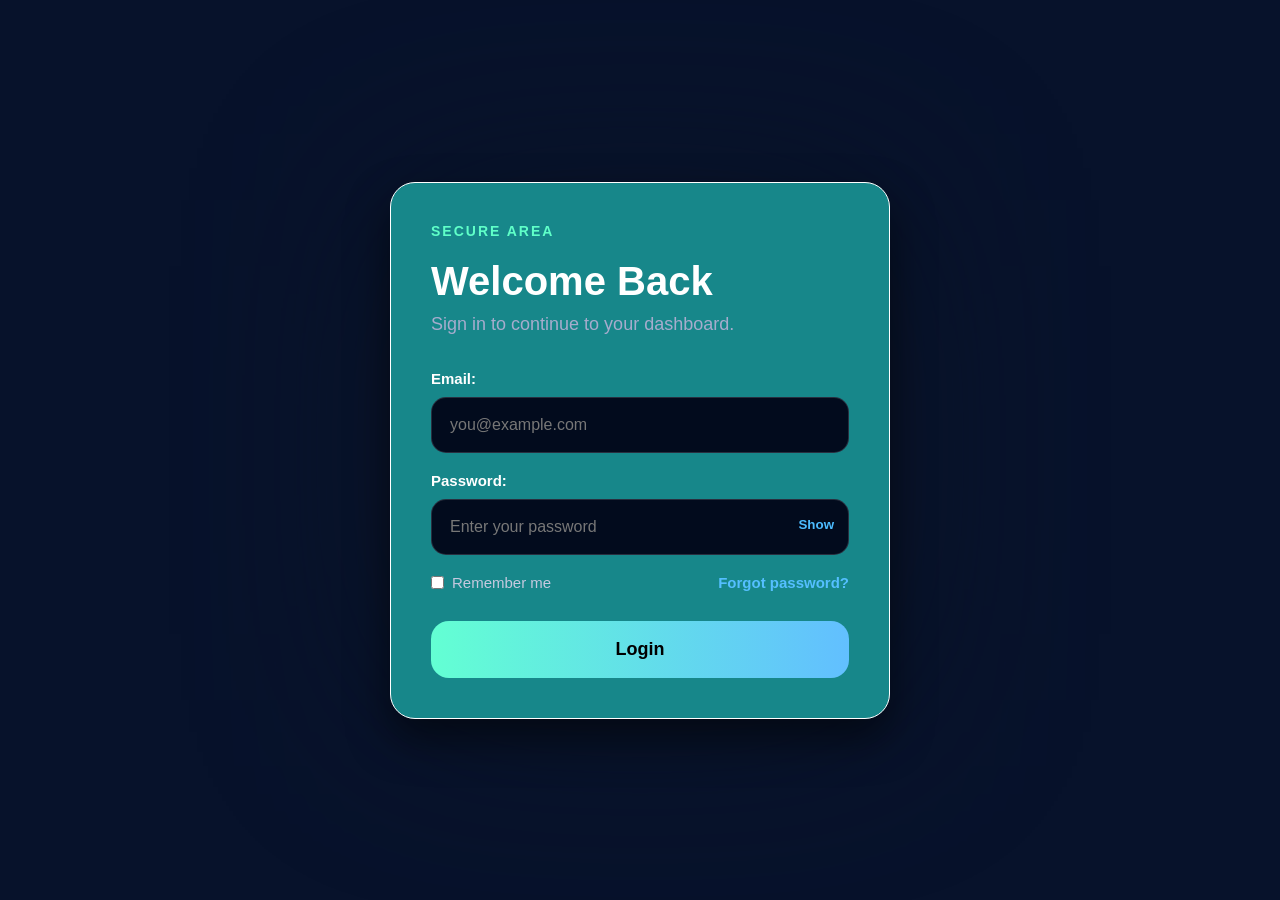
<file: index.html>
<!DOCTYPE html>
<html lang="en">
<head>
    <meta charset="UTF-8">
    <meta name="viewport" content="width=device-width, initial-scale=1.0">
    <link rel="stylesheet" href="style.css">
    <title>login</title>
</head>
<body>
    <div class="letter-box">
    <div class="small-title">SECURE AREA</div>

    <h1>Welcome Back</h1>

    <p class="subtitle">
      Sign in to continue to your dashboard.
    </p>

    <div class="input-group">
      <label>Email:</label>

      <div class="input-box">
        <input id="email" type="email" placeholder="you@example.com">
      </div>
    </div>

    <div class="input-group">
      <label>Password:</label>

      <div class="input-box">
        <input id="password" type="password" placeholder="Enter your password">
        <button class="show-btn">Show</button>
      </div>
    </div>

    <div class="options">
      <label class="remember">
        <input type="checkbox">
        Remember me
      </label>

      <a href="#" class="forgot">
        Forgot password?
      </a>
    </div>

    <button class="login-btn">
      Login
    </button>
  </div>
  <script src="script.js"></script>
</body>
</html>
</file>
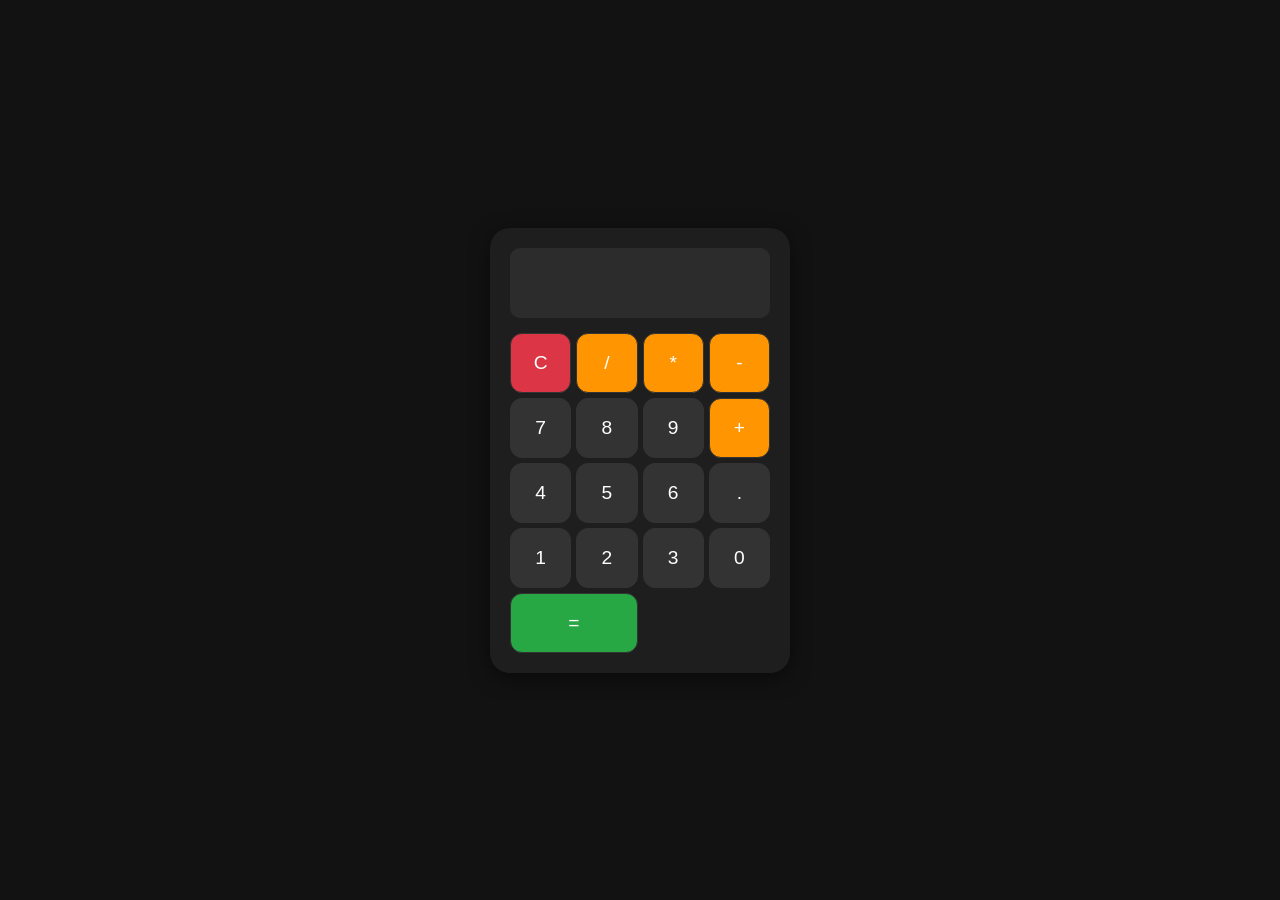
<file: CALCULATOR/index.html>
<!DOCTYPE html>
<html lang="en">
<head>
  <meta charset="UTF-8" />
  <meta name="viewport" content="width=device-width, initial-scale=1.0"/>
  <title>Calculator</title>
  <link rel="stylesheet" href="style.css" />
</head>

<body>

  <div class="calculator">
    <input type="text" class="display" id="display" readonly>

    <div class="buttons">
      <button class="clear" onclick="clearDisplay()">C</button>
      <button class="operator" onclick="appendValue('/')">/</button>
      <button class="operator" onclick="appendValue('*')">*</button>
      <button class="operator" onclick="appendValue('-')">-</button>

      <button class="number" onclick="appendValue('7')">7</button>
      <button class="number" onclick="appendValue('8')">8</button>
      <button class="number" onclick="appendValue('9')">9</button>
      <button class="operator" onclick="appendValue('+')">+</button>

      <button class="number" onclick="appendValue('4')">4</button>
      <button class="number" onclick="appendValue('5')">5</button>
      <button class="number" onclick="appendValue('6')">6</button>
      <button class="number" onclick="appendValue('.')">.</button>

      <button class="number" onclick="appendValue('1')">1</button>
      <button class="number" onclick="appendValue('2')">2</button>
      <button class="number" onclick="appendValue('3')">3</button>
      <button class="number" onclick="appendValue('0')">0</button>

      <button class="equal" onclick="calculate()">=</button>
      
    </div>
  </div>
  <script src="script.js"></script>
</body>
</html>
</file>
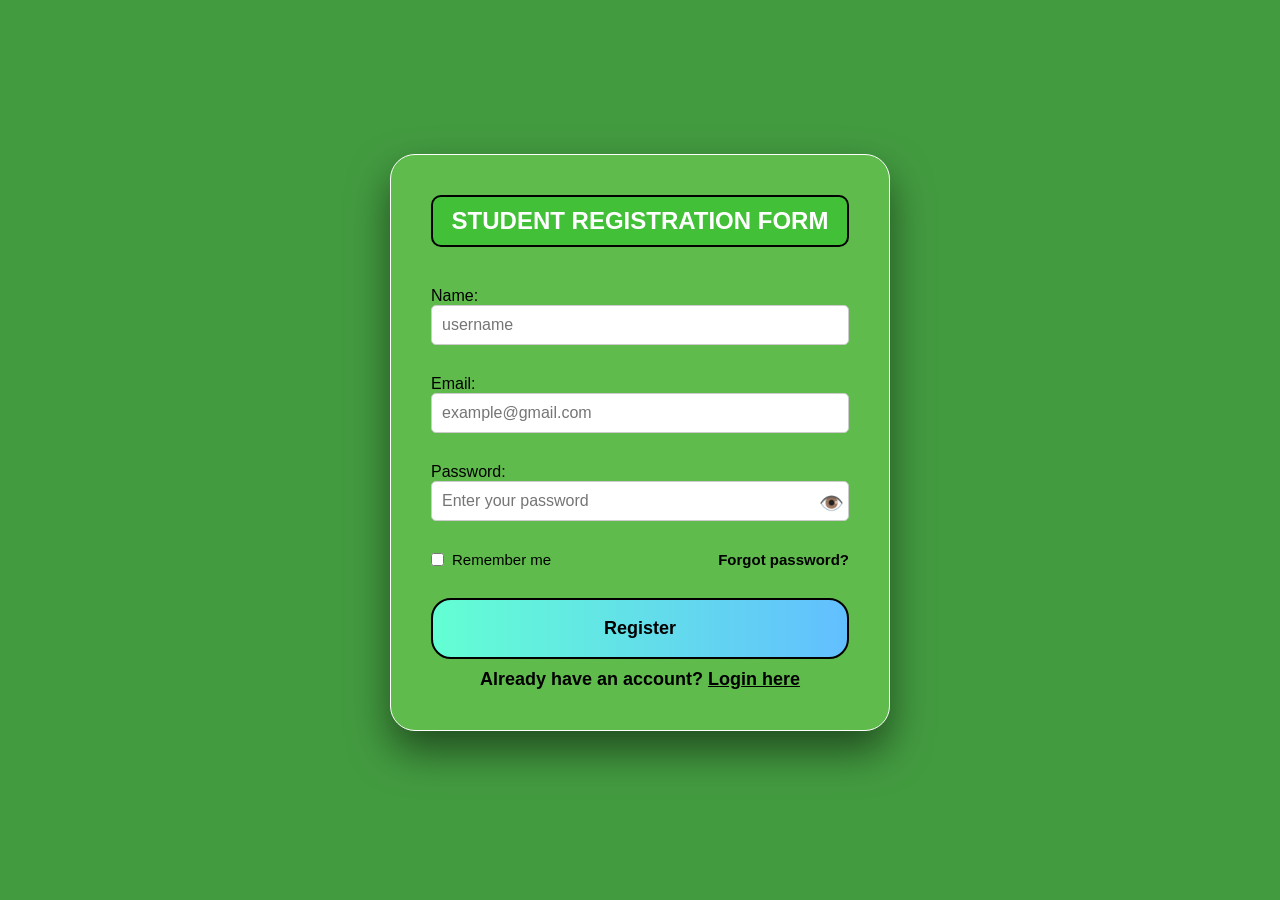
<file: REGISTER/index.html>
<!DOCTYPE html>
<html lang="en">
<head>
    <meta charset="UTF-8">
    <meta name="viewport" content="width=device-width, initial-scale=1.0">
    <title>Register Form</title>
    <link rel="stylesheet" href="style.css">
</head>
<body>
        <div class="form-box">
            <h2>STUDENT REGISTRATION FORM</h2>
            <div class="Name">
                <label for="name">Name:</label>
                <input type="text" id="name" placeholder="username">
            </div>
            <div class="Email">
                <label for="email">Email:</label>
                <input type="email" id="email" placeholder="example@gmail.com">
            </div>
            <div class="Password">
                <label for="password">Password:</label>
                <input type="password" id="password" placeholder="Enter your password">
                <span class="toggle-password">        👁️    </span>
            </div>
           
            <div class="options">
                <label class="remember">
                    <input type="checkbox">
                     Remember me
                </label>

                <a href="#" class="forgot">
                    Forgot password?
                </a>
            </div>

            <button class="login-btn">Register</button>
            
            <button class="new-btn">
                Already have an account? <a href="#">Login here</a>
            </button>

        </div>
    
        <script src="script.js"></script>
</body>
</html>
</file>
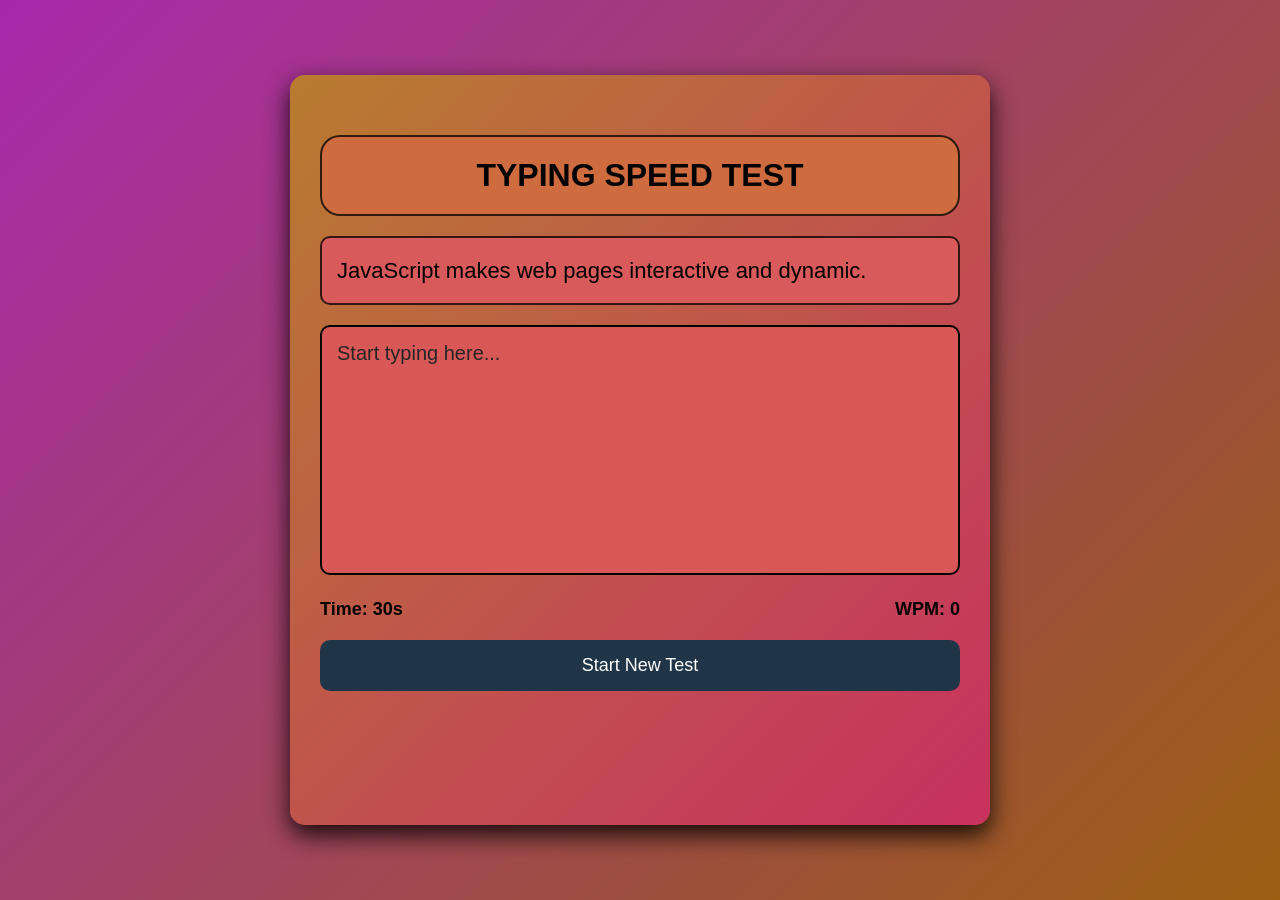
<file: TYPINGMASTER/index.html>
<!DOCTYPE html>
<html lang="en">
<head>
    <meta charset="UTF-8">
    <meta name="viewport" content="width=device-width, initial-scale=1.0">
    <title>Typing Speed Test</title>
    <link rel="stylesheet" href="style.css">
</head>
<body>
     <div class="container">
        <h1>TYPING SPEED TEST</h1>

    <div class="quote" id="quote">
      Loading quote...
    </div>

    <textarea id="input" placeholder="Start typing here..."></textarea>

    <div class="info">
      <span>Time: <span id="time">60</span>s</span>
      <span>WPM: <span id="wpm">0</span></span>
    </div>

    <button onclick="startTest()">Start New Test</button>

    <div class="result" id="result"></div>
  </div>

    <script src="script.js"></script>

</body>
</html>
</file>
<file: style.css>
*{
      margin:0;
      padding:0;
      box-sizing:border-box;
      font-family: Arial;
    }

    body{
      height:100vh;
      display:flex;
      justify-content:center;
      align-items:center;
      background:#07122b;
      overflow:hidden;
    }
    
    body::before{
      content:'';
      position:absolute;
      width:500px;
      height:500px;
      background:radial-gradient(circle,#101927,#0a101d);
      filter:blur(100px);
      opacity:0.5;
    }

    .letter-box{
      position:relative;
      width:420px;
      padding:40px;
      border-radius:25px;
      background:rgba(27, 156, 156, 0.85);
      border:1px solid rgb(255, 255, 255);
      box-shadow:0 20px 40px rgba(0,0,0,0.5);
      color:white;
      height: fit-content;
      width: 500px;
    }

    .small-title{
      color:#5fffc8;
      font-size:14px;
      letter-spacing:2px;
      font-weight:bold;
      margin-bottom:20px;
    }

    h1{
      font-size: 40px;
      margin-bottom:10px;
      font-weight:700;
      color: #ffffff;
      ;
    }

    .subtitle{
      color:#a6accd;
      margin-bottom:35px;
      font-size:18px;
    }

    .input-group{
      margin-bottom:25px;
    }

    .input-group label{
      display:block;
      margin-bottom:10px;
      font-size:15px;
      font-weight:600;
    }

    .input-box{
      position:relative;
      height: 50px;
      width: 100%;
    }

    .input-box input{
      width:100%;
      padding:18px;
      border-radius:15px;
      border:1px solid rgba(255,255,255,0.15);
      background:#020b1d;
      color:white;
      font-size:16px;
      outline:none;
    }

    .input-box input::placeholder{
      color:#777;
    }

    .show-btn{
      position:absolute;
      right:15px;
      top:50%;
      transform:translateY(-50%);
      border:none;
      background:none;
      color:#4cbcff;
      font-weight:bold;
      cursor:pointer;
    }

    .options{
      display:flex;
      justify-content:space-between;
      align-items:center;
      margin-bottom:30px;
      font-size:15px;
    }

    .remember{
      display:flex;
      align-items:center;
      gap:8px;
      color:#c5c9df;
    }

    .forgot{
      color:#55bfff;
      text-decoration:none;
      font-weight:600;
    }

    .login-btn{
      width:100%;
      padding:18px;
      border:none;
      border-radius:18px;
      background:linear-gradient(to right,#63ffd3,#62bfff);
      font-size:18px;
      font-weight:bold;
      cursor:pointer;
      transition:0.3s;
    }
    .login-btn:hover{
      background:linear-gradient(to right,#fe8710,#f048c3);
      color: #000000;
    }
    .input-box input:focus{
      border-color:#f8911b;
      box-shadow:0 0 10px #ff8b07;
    }
</file>
<file: CALCULATOR/style.css>
* {
      margin:0;
      padding:0;
      box-sizing:border-box;
      font-family:Arial, sans-serif;
    }

    body {
      height: 100vh;
      display: flex;
      justify-content: center;
      align-items: center;
      background: #121212;
    }

    .calculator {
      width: 300px;
      background :#1e1e1e;
      padding: 20px;
      border-radius: 20px;
      box-shadow:0 5px  20px rgba(0,0,0,0.5);
    }

    .display {
      width: 100%;
      height: 70px;
      border: none;
      outline: none;
      background: #2c2c2c;
      color: white;
      font-size: 2rem;
      text-align: right;
      padding: 10px;
      border-radius: 10px;
      margin-bottom: 15px;
    }

    .buttons {
      display: grid;
      grid-template-columns: repeat(4,1fr);
      gap: 5px;
    }

    button {
      height: 60px;
      border: 1px solid #333;
      border-radius:12px;
      font-size:1.2rem;
      cursor:pointer;
      transition:0.2s;
    }

    button:hover {
      transform:scale(1.05);
    }

    .number {
      background:#333;
      color:white;
    }

    .operator {
      background:#ff9500;
      color:white;
    }

    .equal {
      background:#28a745;
      color:white;
      grid-column:span 2;
    }

    .clear {
      background:#dc3545;
      color:white;
    }
</file>
<file: REGISTER/style.css>
* {
    margin: 0;
    padding: 0;
    box-sizing: border-box;
}

body {
    font-family: Arial, sans-serif;
    background-color: #439b40;
    display: flex;
    justify-content: center;
    align-items: center;
    height: 100vh;
}

div.form-box {
    display: flex;
    flex-direction: column;
    background-color: #5fbb4c;
    position: relative;
    padding:40px;
    border-radius:25px;
    border:1px solid rgb(255, 255, 255);
    box-shadow:0 20px 40px rgba(0,0,0,0.5);
    color:white;
    height: fit-content;
    width: 500px;
}
h2 {
    text-align: center;
    margin-bottom: 40px;
    color: #ffffff;
    font-family: 'Roboto', sans-serif;
    background-color: #42c037;
    border: #000000 solid 2px;
    padding: 10px;
    border-radius: 10px;
}
div {
    list-style: none;
    margin-bottom: 15px;
}

.Name {
    display: block;
    margin-bottom: 30px;
    color: #000000;
    font-family: 'Arial', sans-serif;
}
.Email {
    display: block;
    margin-bottom: 30px;
    color: #000000;
    font-family: 'Arial', sans-serif;
}
.Password {
    display: block;
    margin-bottom: 30px;
    color: #000000;
    font-family: 'Arial', sans-serif;
}
input[type="text"],
input[type="email"],
input[type="password"] {
    width: 100%;
    padding: 10px;
    border: 1px solid #ccc;
    border-radius: 5px;
    font-size: 16px;
}
.options{
      display:flex;
      justify-content:space-between;
      align-items:center;
      margin-bottom:30px;
      font-size:15px;
    }

    .remember{
      display:flex;
      align-items:center;
      gap:8px;
      color:#000000;
    }

    .forgot{
      color:#000000;
      text-decoration:none;
      font-weight:600;
    }
    
    .login-btn{
      width:100%;
      padding:18px;
      border: 2px solid #000000;
      border-radius:20px;
      border-color: #000000;
      background:linear-gradient(to right,#63ffd3,#62bfff);
      font-size:18px;
      font-weight:bold;
      cursor:pointer;
      transition:0.3s;
    }
    .login-btn:hover{
      background:linear-gradient(to right,#00ff37,#0ba53e);
      color: #000000;
    }

    .toggle-password{   
         position: absolute;    
         right: 45px;    
         top: 60.5%;    
         transform: translateY(-50%);    
         cursor: pointer;    
         font-size: 20px;
        }

    .toggle-password:hover {
        color: #2f2592;
    }
    .new-btn{
        font-size:18px;
        font-weight:bold;
        cursor:pointer;
        transition:0.3s;
        margin-top: 10px;
        background: none;
        border: none;
        color: #000;
        a{
            color: #000000;
        }
    }
</file>
<file: TYPINGMASTER/style.css>
*{
      margin:0;
      padding:0;
      box-sizing:border-box;
      font-family:Arial, sans-serif;
    }

    body{
      height:100vh;
      display:flex;
      justify-content:center;
      align-items:center;
      background:linear-gradient(135deg,#a729ac,#9b5f11);
    }

    .container{
      width:700px;
      background:linear-gradient(135deg,#b87c2f,#d1296ad0);
      padding:30px;
      border-radius:15px;
      box-shadow:0 10px 25px rgba(0, 0, 0, 0.87);
      height: 750px;
    }

    h1{
      text-align:center;
      margin-bottom:20px;
      color:#020202;
      border: #000000c2 2px solid;
      border-radius: 20px;
      padding: 20px;
      background-color: #ce6c3f;
      margin-top: 30px;
    }

    .quote{
      font-size:22px;
      line-height:35px;
      color:#000000;
      margin-bottom:20px;
      padding:15px;
      background:#d85a5a;
      border-radius:10px;
      border: #000000c2 2px solid;
    }

    textarea{
      width:100%;
      height: 250px;
      resize: none;
      padding:15px;
      font-size: 20px;
      border:2px solid #000000;
      border-radius:10px;
      outline:none;
      margin-bottom:20px;
      background-color: #d85858;
    }
    textarea::placeholder{
      color:#252525;
    }

    textarea:focus{
      border-color:#000000;
    }

    .info{
      display:flex;
      justify-content:space-between;
      margin-bottom:20px;
      font-size:18px;
      font-weight:bold;
    }

    button{
      width:100%;
      padding:15px;
      border:none;
      border-radius:10px;
      background:#203547;
      color:white;
      font-size:18px;
      cursor:pointer;
      transition:0.3s;
    }

    button:hover{
      background:#331d1d;
    }

    .result{
      margin-top:20px;
      text-align:center;
      font-size:22px;
      color:#000000;
      font-weight:bold;
    }
</file>
